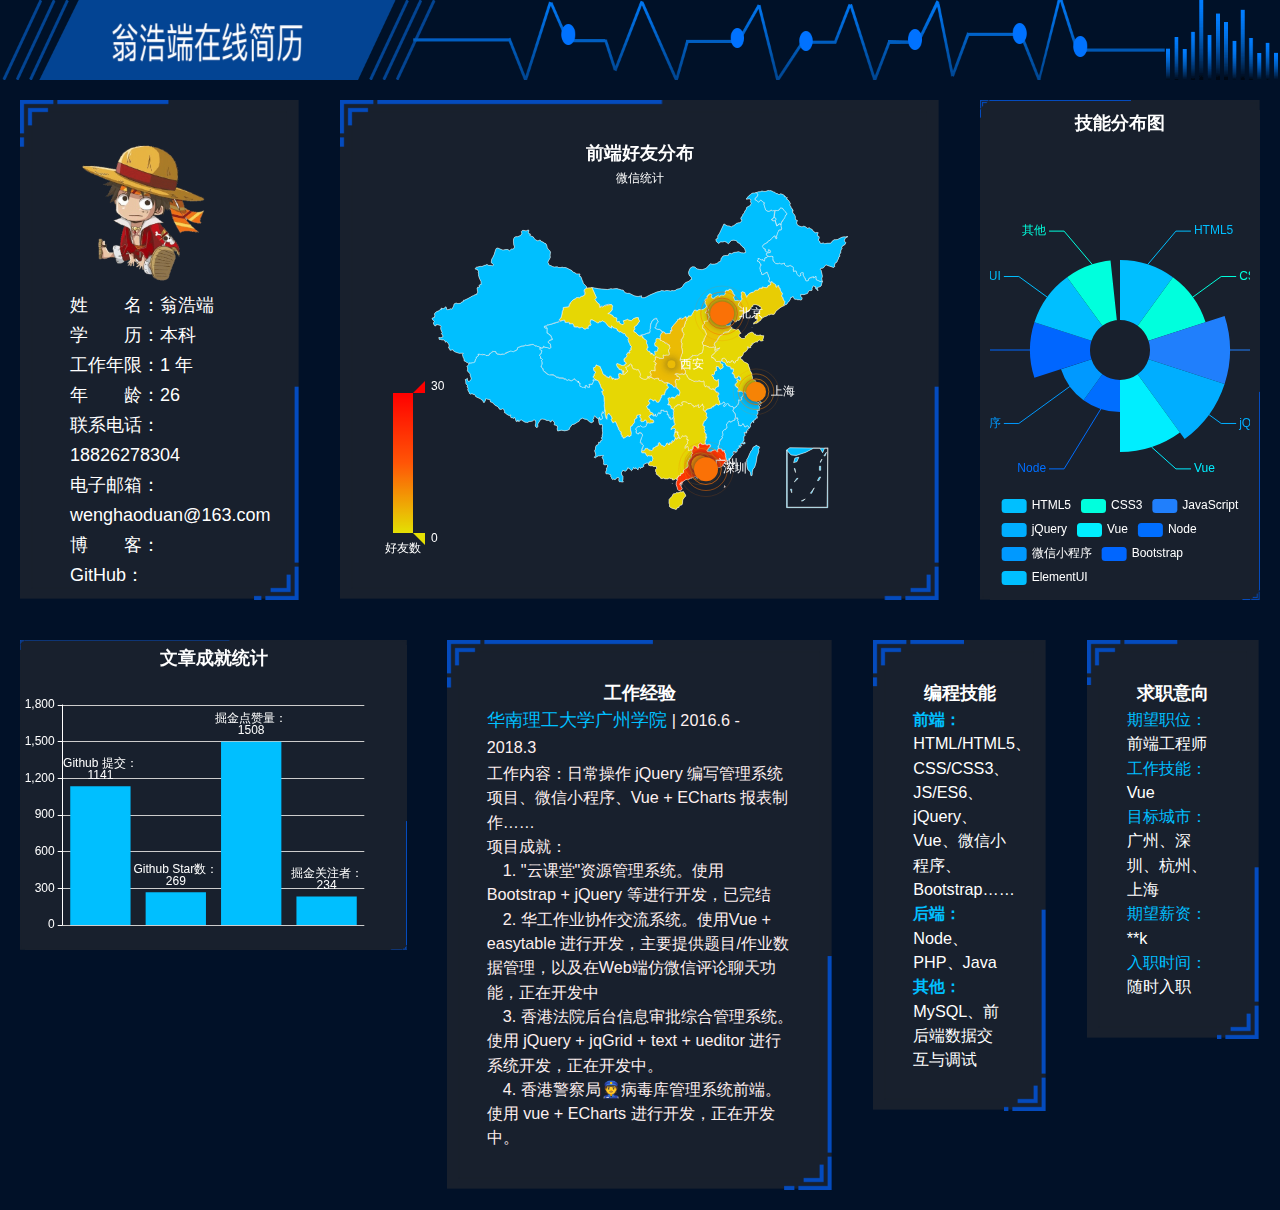
<file: index.html>
<!DOCTYPE html><html><head><meta charset=utf-8><meta name=viewport content="width=device-width,initial-scale=1"><title>翁浩端在线简历</title><link rel="shortcut icon" type=image/ico href=./static/img/icon.ico><link href=./static/css/app.625508e2d0af4c365fe096e3cd6faedf.css rel=stylesheet></head><body><div id=app></div><script type=text/javascript src=./static/js/manifest.23c290cc4b2025c589d1.js></script><script type=text/javascript src=./static/js/vendor.7d13c6a1dcb28b12b063.js></script><script type=text/javascript src=./static/js/app.b2b2b2a28c441a5efe88.js></script></body></html>
</file>
